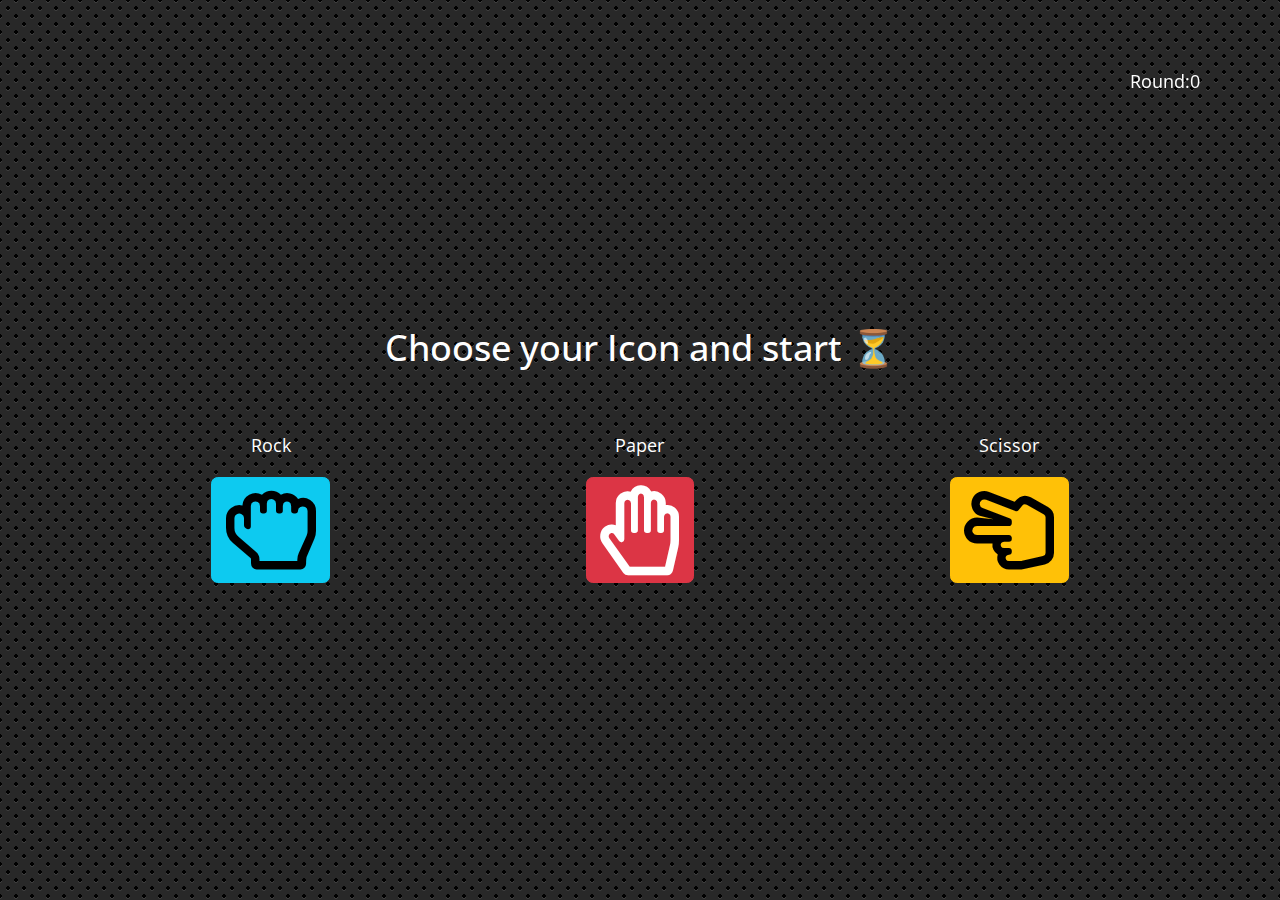
<file: index.html>
<!DOCTYPE html>
<html lang="en">

<head>
    <meta charset="UTF-8">
    <meta name="viewport" content="width=device-width, initial-scale=1.0">
    <meta http-equiv="X-UA-Compatible" content="ie=edge">
    <meta name="Description" content="Enter your description here" />
    <link rel="stylesheet"
        href="https://cdnjs.cloudflare.com/ajax/libs/twitter-bootstrap/5.0.0-beta1/css/bootstrap.min.css">
    <link rel="stylesheet" href="https://cdnjs.cloudflare.com/ajax/libs/font-awesome/5.15.2/css/all.min.css">
    <link rel="stylesheet" href="./style.css">
    <title>Rock,Paper,Scissor</title>
</head>

<body>
    <div class="result">

    </div>

    <div class="score">

    </div>
    <h2 class="ends">

    </h2>
    <div class="round">
        <p>Round:0</p>
    </div>


    <h2 class="header">Choose your Icon and start ⏳ </h2>
    <div class="container text-center mt-5">

        <div class="stone">
            <p>Rock</p>
            <button class="btn btn-info"><i class=" far fa-hand-rock fa-5x" accessKey="Rock"></i></button>

        </div>
        <div class="paper">
            <p>Paper</p>

            <button class="btn btn-danger"><i class="far fa-hand-paper fa-5x" accessKey="Paper"></i></button>
        </div>
        <div class="scissor">
            <p>Scissor</p>

            <button class="btn btn-warning"><i class="far fa-hand-scissors fa-5x" accessKey="Scissor"></i></button>
        </div>

    </div>



    <script src="./game.js"></script>
    <script src="https://cdnjs.cloudflare.com/ajax/libs/popper.js/2.5.4/umd/popper.min.js"></script>
    <script src="https://cdnjs.cloudflare.com/ajax/libs/twitter-bootstrap/5.0.0-beta1/js/bootstrap.min.js"></script>
</body>

</html>
</file>
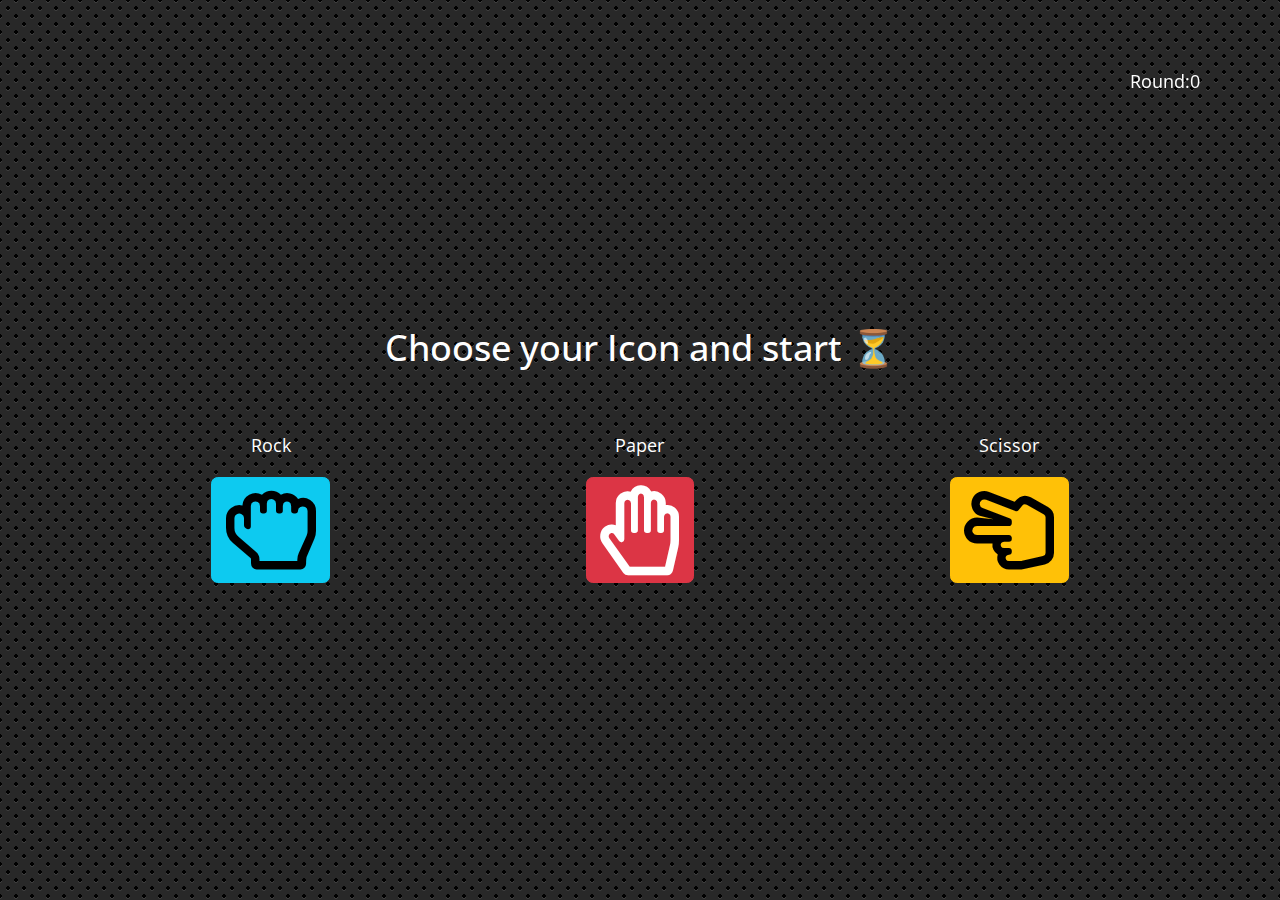
<file: game.html>
<!DOCTYPE html>
<html lang="en">

<head>
    <meta charset="UTF-8">
    <meta name="viewport" content="width=device-width, initial-scale=1.0">
    <meta http-equiv="X-UA-Compatible" content="ie=edge">
    <meta name="Description" content="Enter your description here" />
    <link rel="stylesheet"
        href="https://cdnjs.cloudflare.com/ajax/libs/twitter-bootstrap/5.0.0-beta1/css/bootstrap.min.css">
    <link rel="stylesheet" href="https://cdnjs.cloudflare.com/ajax/libs/font-awesome/5.15.2/css/all.min.css">
    <link rel="stylesheet" href="./style.css">
    <title>Rock,Paper,Scissor</title>
</head>

<body>
    <div class="result">
      
    </div>

    <div class="score">

    </div>
    <h2 class="ends">

    </h2>
    <div class="round">
            <p>Round:0</p>
    </div>
        
        
    <h2 class="header">Choose your Icon and start ⏳ </h2>
    <div class="container text-center mt-5">

        <div class="stone">
            <p>Rock</p>
            <button class="btn btn-info"><i class=" far fa-hand-rock fa-5x"accessKey="Rock"></i></button>

        </div>
        <div class="paper">
            <p>Paper</p>

            <button class="btn btn-danger"><i class="far fa-hand-paper fa-5x" accessKey="Paper"></i></button>
        </div>
        <div class="scissor">
            <p>Scissor</p>

            <button class="btn btn-warning"><i class="far fa-hand-scissors fa-5x" accessKey="Scissor"></i></button>
        </div>

    </div>



    <script src="./game.js"></script>
    <script src="https://cdnjs.cloudflare.com/ajax/libs/popper.js/2.5.4/umd/popper.min.js"></script>
    <script src="https://cdnjs.cloudflare.com/ajax/libs/twitter-bootstrap/5.0.0-beta1/js/bootstrap.min.js"></script>
</body>

</html>
</file>
<file: style.css>
@import url('https://fonts.googleapis.com/css2?family=Open+Sans:wght@300&display=swap');

* {
    margin: 0;
    padding: 0;
    box-sizing: 0;
    font-family: 'Open Sans', sans-serif;
    font-size: large;
    font-weight: 400;

}

body {

    height: 100vh;
    font-family: sans-serif;
    min-height: 100vh;
    display: flex;
    justify-content: center;
    align-items: center;
    flex-direction: column;
    background:
        radial-gradient(black 15%, transparent 16%) 0 0,
        radial-gradient(black 15%, transparent 16%) 8px 8px,
        radial-gradient(rgba(255, 255, 255, .1) 15%, transparent 20%) 0 1px,
        radial-gradient(rgba(255, 255, 255, .1) 15%, transparent 20%) 8px 9px;
    background-color: #282828;
    background-size: 16px 16px;
    background-attachment: fixed;
}


.container {
    display: flex;
    justify-content: space-around;
    flex-wrap: wrap;
}

p,
h2,.ends {
    color: white;
}
.round{
    position: fixed;
    margin-left:82vw;
    margin-bottom:80vh;
}
</file>
